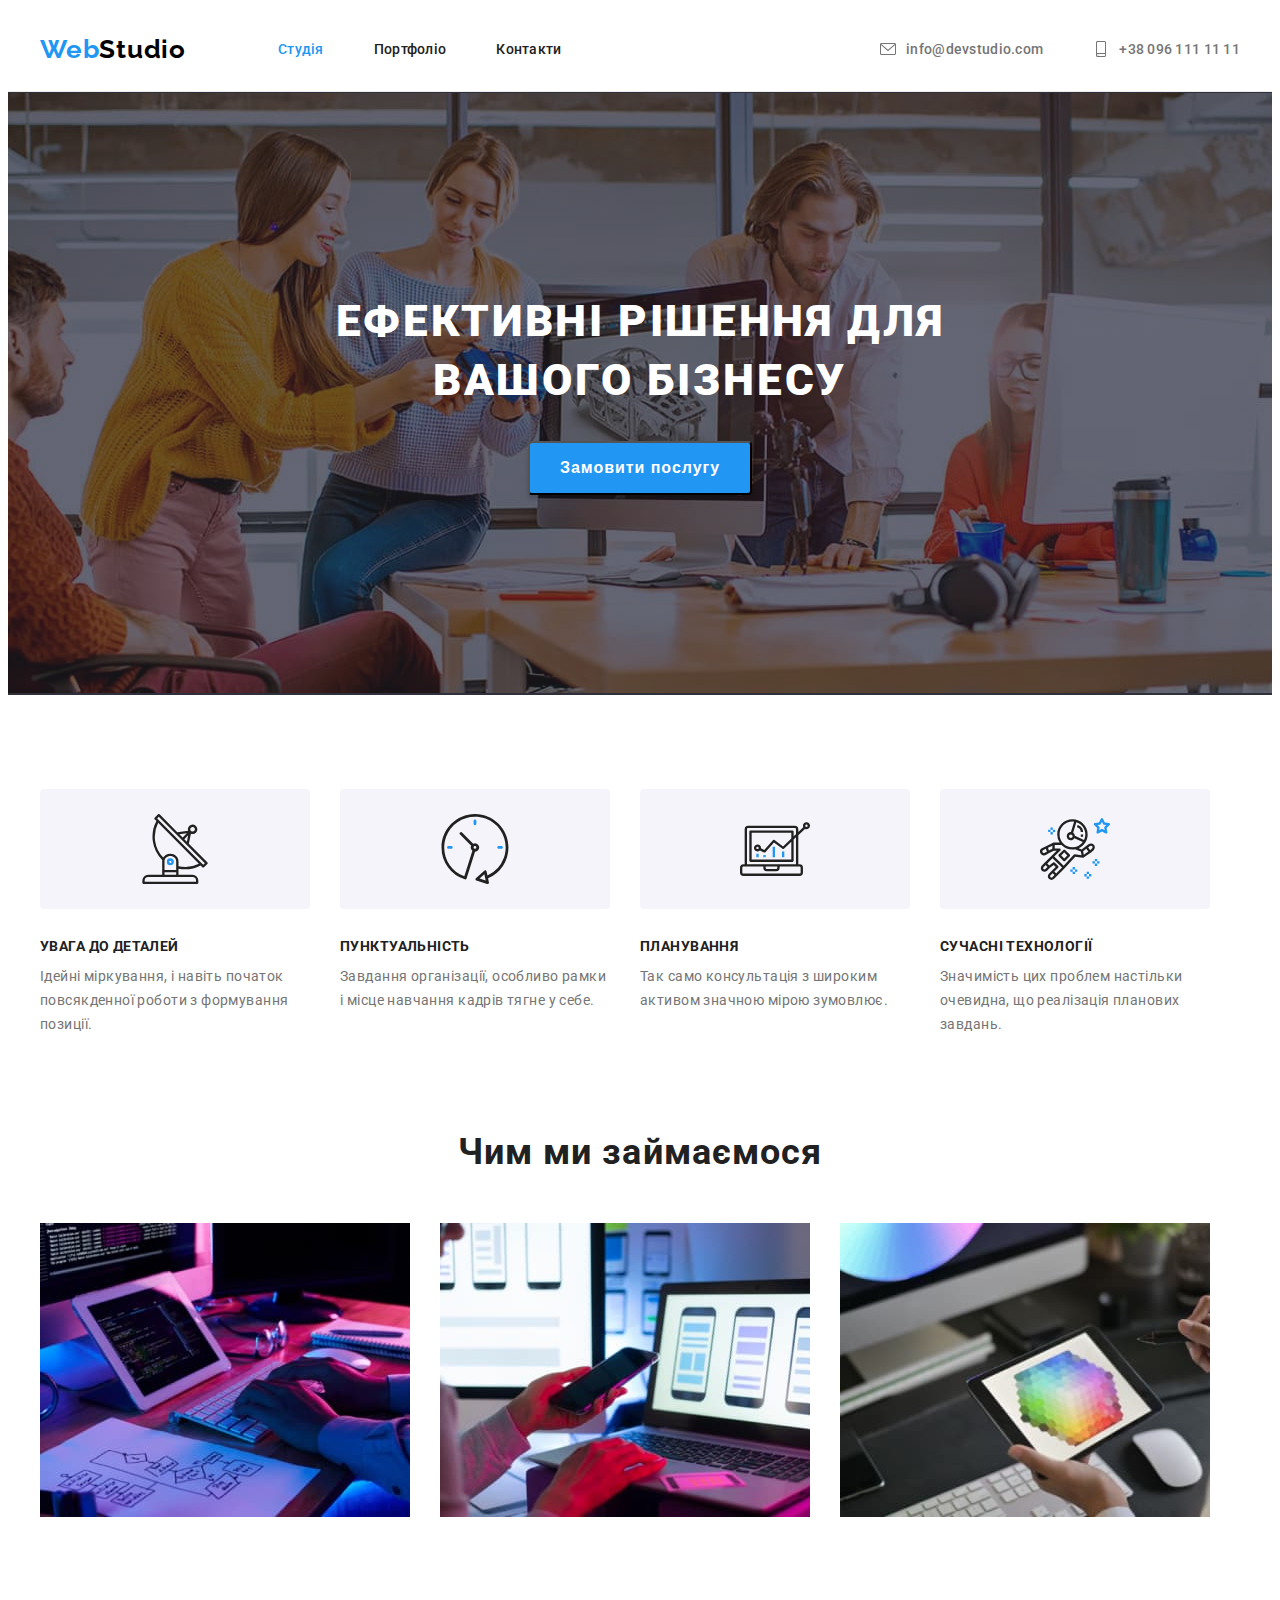
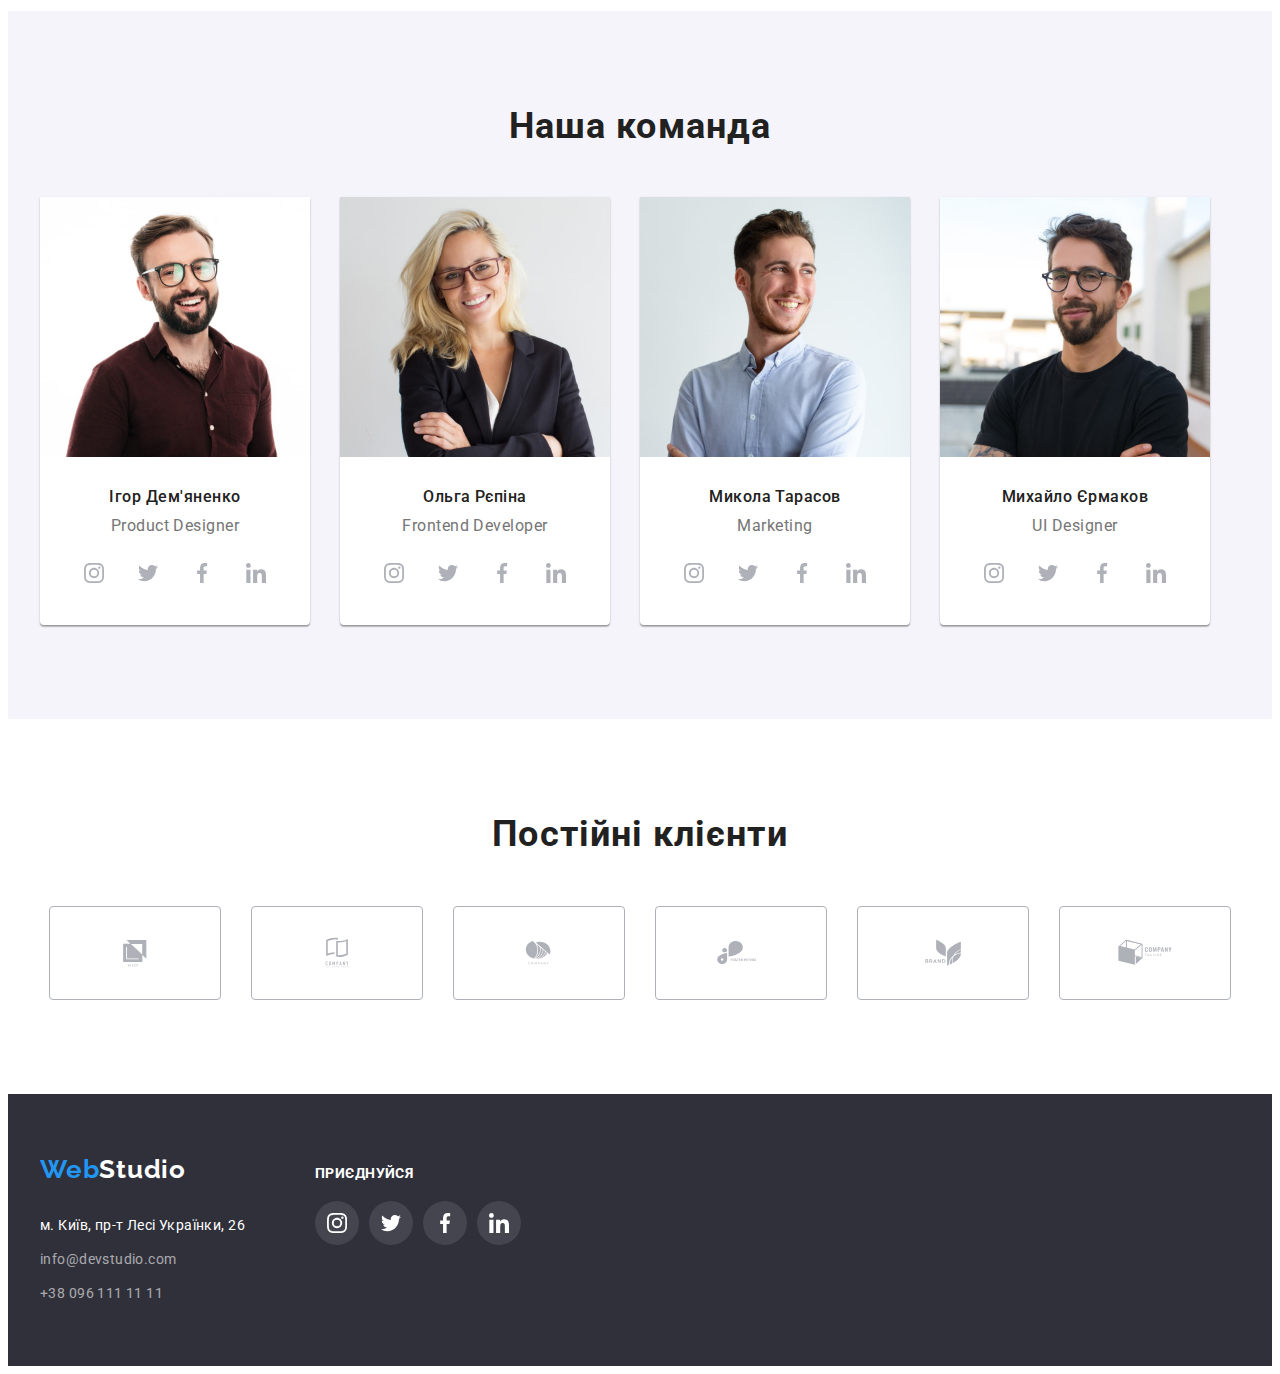
<file: index.html>
<!DOCTYPE html>
<html lang="uk">
  <head>
    <meta charset="UTF-8" />
    <meta http-equiv="X-UA-Compatible" content="IE=edge" />
    <meta name="viewport" content="width=device-width, initial-scale=1.0" />
    <title>WebStudio</title>
    <!-- Шрифти -->
    <link rel="preconnect" href="https://fonts.googleapis.com" />
    <link rel="preconnect" href="https://fonts.gstatic.com" crossorigin />
    <link
      href="https://fonts.googleapis.com/css2?family=Raleway:wght@700&family=Roboto:wght@400;500;700;900&display=swap"
      rel="stylesheet"
    />
    <!-- Нормалізація стилів -->
    <link
      rel="stylesheet"
      href="https://cdnjs.cloudflare.com/ajax/libs/modern-normalize/1.1.0/modern-normalize.min.css"
      integrity="sha512-wpPYUAdjBVSE4KJnH1VR1HeZfpl1ub8YT/NKx4PuQ5NmX2tKuGu6U/JRp5y+Y8XG2tV+wKQpNHVUX03MfMFn9Q=="
      crossorigin="anonymous"
      referrerpolicy="no-referrer"
    />
    <!-- Таблиця стилів -->
    <link rel="stylesheet" href="./css/styles.css" />
  </head>
  <body>
    <!-- HEADER -->
    <header class="header">
      <div class="container flex-container">
        <a class="site-logo link header-logo" href="./index.html"
          ><span class="logo-first-part">Web</span
          ><span class="logo-second-part">Studio</span></a
        >
        <nav class="menu">
          <ul class="menu-list list flex-container">
            <li class="menu-list-item">
              <a class="menu-list-link link curent" href="./index.html"
                >Студія</a
              >
            </li>
            <li class="menu-list-item">
              <a class="menu-list-link link" href="./portfolio.html"
                >Портфоліо</a
              >
            </li>
            <li class="menu-list-item">
              <a class="menu-list-link link" href="">Контакти</a>
            </li>
          </ul>
        </nav>
        <ul class="contacts-header list flex-container">
          <li class="contacts-header-item">
            <a
              class="contacts-header-link link"
              href="mailto:info@devstudio.com"
            >
              <svg class="header-icon">
                <use href="./images/sprite.svg#envelope"></use>
              </svg>
              info@devstudio.com</a
            >
          </li>
          <li class="contacts-header-item">
            <a class="contacts-header-link link" href="tel:+380961111111">
              <svg class="header-icon">
                <use href="./images/sprite.svg#smartphone"></use>
              </svg>
              +38 096 111 11 11</a
            >
          </li>
        </ul>
      </div>
    </header>
    <main>
      <!-- HERO -->
      <section class="hero">
        <div class="container">
          <h1 class="main-title">Ефективні рішення для вашого бізнесу</h1>
          <button class="btn hero-btn" type="button">Замовити послугу</button>
        </div>
      </section>
      <!-- FEATURES -->
      <section class="features section">
        <div class="container">
          <h2 class="visually-hidden">Особливості</h2>
          <ul class="features-list list flex-container">
            <li class="features-list-item">
              <div class="thumb-features-icon">
                <svg class="features-icon" width="70" height="70">
                  <use href="./images/sprite.svg#antenna"></use>
                </svg>
              </div>
              <h3 class="title">УВАГА ДО ДЕТАЛЕЙ</h3>
              <p class="feature-description">
                Ідейні міркування, і навіть початок повсякденної роботи з
                формування позиції.
              </p>
            </li>
            <li class="features-list-item">
              <div class="thumb-features-icon">
                <svg class="features-icon" width="70" height="70">
                  <use href="./images/sprite.svg#clock"></use>
                </svg>
              </div>
              <h3 class="title">ПУНКТУАЛЬНІСТЬ</h3>
              <p class="feature-description">
                Завдання організації, особливо рамки і місце навчання кадрів
                тягне у себе.
              </p>
            </li>
            <li class="features-list-item">
              <div class="thumb-features-icon">
                <svg class="features-icon" width="70" height="70">
                  <use href="./images/sprite.svg#diagram"></use>
                </svg>
              </div>
              <h3 class="title">ПЛАНУВАННЯ</h3>
              <p class="feature-description">
                Так само консультація з широким активом значною мірою зумовлює.
              </p>
            </li>
            <li class="features-list-item">
              <div class="thumb-features-icon">
                <svg class="features-icon" width="70" height="70">
                  <use href="./images/sprite.svg#astronaut"></use>
                </svg>
              </div>
              <h3 class="title">СУЧАСНІ ТЕХНОЛОГІЇ</h3>
              <p class="feature-description">
                Значимість цих проблем настільки очевидна, що реалізація
                планових завдань.
              </p>
            </li>
          </ul>
        </div>
      </section>
      <!-- ACTIVITY -->
      <section class="activity section">
        <div class="container">
          <h2 class="section-title">Чим ми займаємося</h2>
          <ul class="activity-list list flex-container">
            <li class="activity-list-item">
              <img
                src="./images/galery-img-1.jpg"
                alt="Розробка веб сайту"
                width="370"
                height="294"
              />
            </li>
            <li class="activity-list-item">
              <img
                src="./images/galery-img-2.jpg"
                alt="Розробка мобільного застосунку"
                width="370"
                height="294"
              />
            </li>
            <li class="activity-list-item">
              <img
                src="./images/galery-img-3.jpg"
                alt="Розробка графічного дизайну"
                width="370"
                height="294"
              />
            </li>
          </ul>
        </div>
      </section>
      <!-- OUR TEAM -->
      <section class="team section">
        <div class="container">
          <h2 class="section-title">Наша команда</h2>
          <ul class="team-list list flex-container">
            <li class="team-list-item">
              <img
                class="team-img"
                src="./images/team-img-1.jpg"
                alt="Фото Ігор Дем'яненко"
                width="270"
                height="260"
              />
              <div class="team-card">
                <h3 class="team-name">Ігор Дем'яненко</h3>
                <p class="team-role" lang="en">Product Designer</p>
                <ul class="social-list list">
                  <li class="socisal-list-item">
                    <a href="" class="social-list-link">
                      <svg class="social-list-icon" width="20" height="20">
                        <use href="./images/sprite.svg#instagram"></use>
                      </svg>
                    </a>
                  </li>

                  <li class="socisal-list-item">
                    <a href="" class="social-list-link">
                      <svg class="social-list-icon" width="20" height="20">
                        <use href="./images/sprite.svg#twitter"></use>
                      </svg>
                    </a>
                  </li>

                  <li class="socisal-list-item">
                    <a href="" class="social-list-link">
                      <svg class="social-list-icon" width="20" height="20">
                        <use href="./images/sprite.svg#facebook"></use>
                      </svg>
                    </a>
                  </li>

                  <li class="socisal-list-item">
                    <a href="" class="social-list-link">
                      <svg class="social-list-icon" width="20" height="20">
                        <use href="./images/sprite.svg#linkedin"></use>
                      </svg>
                    </a>
                  </li>
                </ul>
              </div>
            </li>

            <li class="team-list-item">
              <img
                class="team-img"
                src="./images/team-img-2.jpg"
                alt="Фото Ольга Рєпіна"
                width="270"
                height="260"
              />
              <div class="team-card">
                <h3 class="team-name">Ольга Рєпіна</h3>
                <p class="team-role" lang="en">Frontend Developer</p>
                <ul class="social-list list">
                  <li class="socisal-list-item">
                    <a href="" class="social-list-link">
                      <svg class="social-list-icon" width="20" height="20">
                        <use href="./images/sprite.svg#instagram"></use>
                      </svg>
                    </a>
                  </li>

                  <li class="socisal-list-item">
                    <a href="" class="social-list-link">
                      <svg class="social-list-icon" width="20" height="20">
                        <use href="./images/sprite.svg#twitter"></use>
                      </svg>
                    </a>
                  </li>

                  <li class="socisal-list-item">
                    <a href="" class="social-list-link">
                      <svg class="social-list-icon" width="20" height="20">
                        <use href="./images/sprite.svg#facebook"></use>
                      </svg>
                    </a>
                  </li>

                  <li class="socisal-list-item">
                    <a href="" class="social-list-link">
                      <svg class="social-list-icon" width="20" height="20">
                        <use href="./images/sprite.svg#linkedin"></use>
                      </svg>
                    </a>
                  </li>
                </ul>
              </div>
            </li>

            <li class="team-list-item">
              <img
                class="team-img"
                src="./images/team-img-3.jpg"
                alt="Фото Микола Тарасов"
                width="270"
                height="260"
              />
              <div class="team-card">
                <h3 class="team-name">Микола Тарасов</h3>
                <p class="team-role" lang="en">Marketing</p>
                <ul class="social-list list">
                  <li class="socisal-list-item">
                    <a href="" class="social-list-link">
                      <svg class="social-list-icon" width="20" height="20">
                        <use href="./images/sprite.svg#instagram"></use>
                      </svg>
                    </a>
                  </li>

                  <li class="socisal-list-item">
                    <a href="" class="social-list-link">
                      <svg class="social-list-icon" width="20" height="20">
                        <use href="./images/sprite.svg#twitter"></use>
                      </svg>
                    </a>
                  </li>

                  <li class="socisal-list-item">
                    <a href="" class="social-list-link">
                      <svg class="social-list-icon" width="20" height="20">
                        <use href="./images/sprite.svg#facebook"></use>
                      </svg>
                    </a>
                  </li>

                  <li class="socisal-list-item">
                    <a href="" class="social-list-link">
                      <svg class="social-list-icon" width="20" height="20">
                        <use href="./images/sprite.svg#linkedin"></use>
                      </svg>
                    </a>
                  </li>
                </ul>
              </div>
            </li>

            <li class="team-list-item">
              <img
                class="team-img"
                src="./images/team-img-4.jpg"
                alt="Фото Михайло Єрмаков"
                width="270"
                height="260"
              />
              <div class="team-card">
                <h3 class="team-name">Михайло Єрмаков</h3>
                <p class="team-role" lang="en">UI Designer</p>
                <ul class="social-list list">
                  <li class="socisal-list-item">
                    <a href="" class="social-list-link">
                      <svg class="social-list-icon" width="20" height="20">
                        <use href="./images/sprite.svg#instagram"></use>
                      </svg>
                    </a>
                  </li>

                  <li class="socisal-list-item">
                    <a href="" class="social-list-link">
                      <svg class="social-list-icon" width="20" height="20">
                        <use href="./images/sprite.svg#twitter"></use>
                      </svg>
                    </a>
                  </li>

                  <li class="socisal-list-item">
                    <a href="" class="social-list-link">
                      <svg class="social-list-icon" width="20" height="20">
                        <use href="./images/sprite.svg#facebook"></use>
                      </svg>
                    </a>
                  </li>

                  <li class="socisal-list-item">
                    <a href="" class="social-list-link">
                      <svg class="social-list-icon" width="20" height="20">
                        <use href="./images/sprite.svg#linkedin"></use>
                      </svg>
                    </a>
                  </li>
                </ul>
              </div>
            </li>
          </ul>
        </div>
      </section>
      <!-- CLIENTS -->
      <section class="clients section">
        <div class="container">
          <h2 class="section-title">Постійні клієнти</h2>
          <ul class="company-list list">
            <li class="company-list-item">
              <a href="" class="company-list-link">
                <svg class="company-list-icon" width="106" height="60">
                  <use href="./images/sprite.svg#company-1"></use>
                </svg>
              </a>
            </li>

            <li class="company-list-item">
              <a href="" class="company-list-link">
                <svg class="company-list-icon" width="106" height="60">
                  <use href="./images/sprite.svg#company-2"></use>
                </svg>
              </a>
            </li>

            <li class="company-list-item">
              <a href="" class="company-list-link">
                <svg class="company-list-icon" width="106" height="60">
                  <use href="./images/sprite.svg#company-3"></use>
                </svg>
              </a>
            </li>

            <li class="company-list-item">
              <a href="" class="company-list-link">
                <svg class="company-list-icon" width="106" height="60">
                  <use href="./images/sprite.svg#company-4"></use>
                </svg>
              </a>
            </li>

            <li class="company-list-item">
              <a href="" class="company-list-link">
                <svg class="company-list-icon" width="106" height="60">
                  <use href="./images/sprite.svg#company-5"></use>
                </svg>
              </a>
            </li>

            <li class="company-list-item">
              <a href="" class="company-list-link">
                <svg class="company-list-icon" width="106" height="60">
                  <use href="./images/sprite.svg#company-6"></use>
                </svg>
              </a>
            </li>
          </ul>
        </div>
      </section>
    </main>
    <!-- FOOTER -->
    <footer class="footer">
      <div class="container flex-container">
        <div class="adress-wrapper">
          <a class="site-logo link footer-logo" href="./index.html"
            ><span class="logo-first-part">Web</span
            ><span class="logo-second-part-footer">Studio</span></a
          >
          <address>
            <ul class="contacts list">
              <li class="contacts-item">
                <a
                  class="contacts-link-address link"
                  href="https://goo.gl/maps/DAQ7JKtoU9oAhgZg8"
                  target="_blank"
                  >м. Київ, пр-т Лесі Українки, 26
                </a>
              </li>
              <li class="contacts-item">
                <a
                  class="contacts-link-phone link"
                  href="mailto:info@devstudio.com"
                  >info@devstudio.com</a
                >
              </li>
              <li class="contacts-item">
                <a class="contacts-link-email link" href="tel:+380961111111"
                  >+38 096 111 11 11</a
                >
              </li>
            </ul>
          </address>
        </div>
        <div class="join-now">
          <h3 class="join-now-title title">Приєднуйся</h3>
          <ul class="social-list list">
            <li class="socisal-list-item">
              <a href="" class="social-list-link">
                <svg class="social-list-icon" width="20" height="20">
                  <use href="./images/sprite.svg#instagram"></use>
                </svg>
              </a>
            </li>

            <li class="socisal-list-item">
              <a href="" class="social-list-link">
                <svg class="social-list-icon" width="20" height="20">
                  <use href="./images/sprite.svg#twitter"></use>
                </svg>
              </a>
            </li>

            <li class="socisal-list-item">
              <a href="" class="social-list-link">
                <svg class="social-list-icon" width="20" height="20">
                  <use href="./images/sprite.svg#facebook"></use>
                </svg>
              </a>
            </li>

            <li class="socisal-list-item">
              <a href="" class="social-list-link">
                <svg class="social-list-icon" width="20" height="20">
                  <use href="./images/sprite.svg#linkedin"></use>
                </svg>
              </a>
            </li>
          </ul>
        </div>
      </div>
    </footer>
  </body>
</html>
</file>
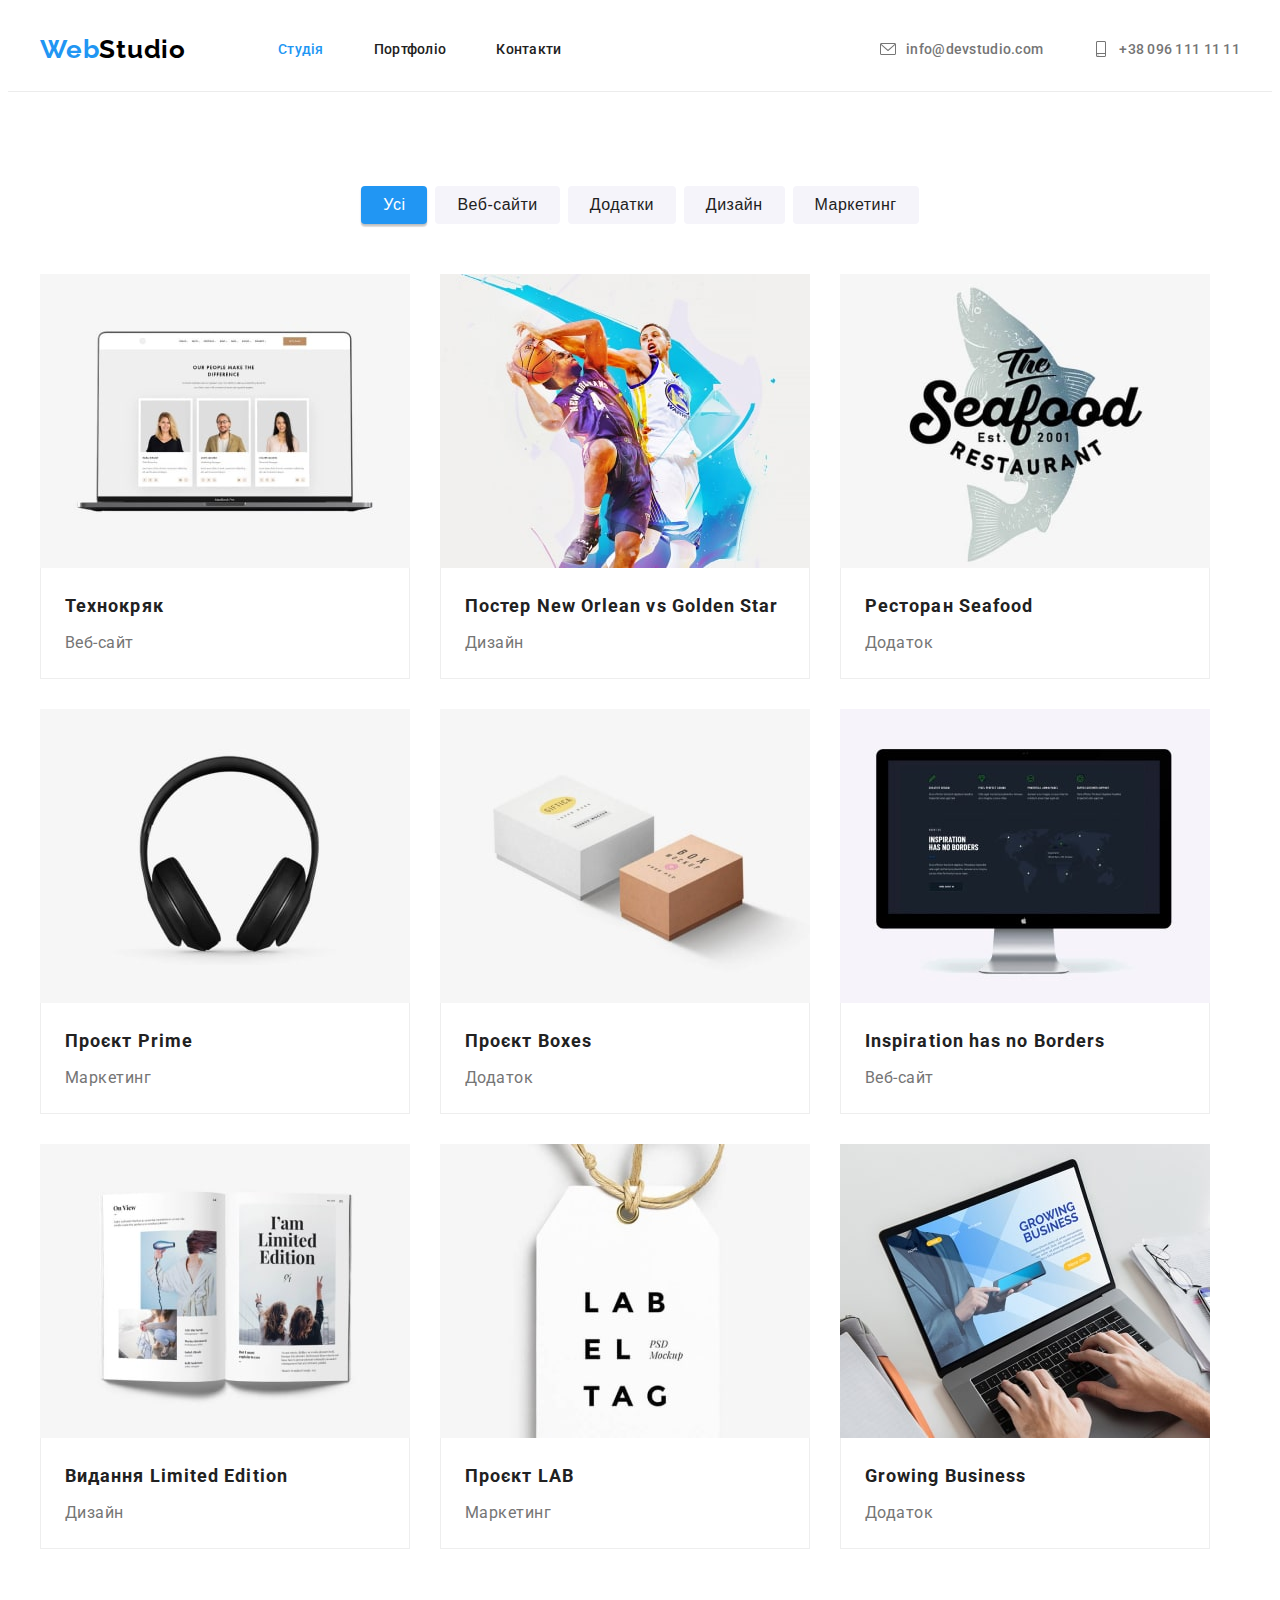
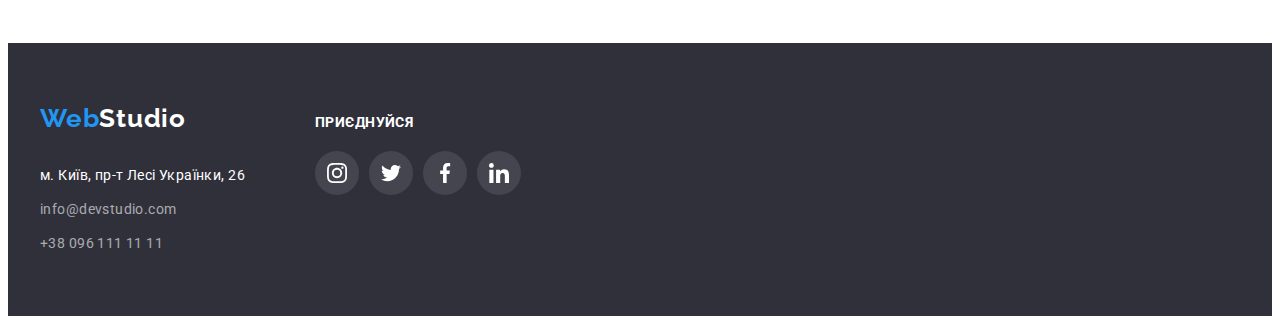
<file: portfolio.html>
<!DOCTYPE html>
<html lang="uk">
  <head>
    <meta charset="UTF-8" />
    <meta http-equiv="X-UA-Compatible" content="IE=edge" />
    <meta name="viewport" content="width=device-width, initial-scale=1.0" />
    <title>Портфоліо</title>
    <!-- Шрифти -->
    <link rel="preconnect" href="https://fonts.googleapis.com" />
    <link rel="preconnect" href="https://fonts.gstatic.com" crossorigin />
    <link
      href="https://fonts.googleapis.com/css2?family=Raleway:wght@700&family=Roboto:wght@400;500;700;900&display=swap"
      rel="stylesheet"
    />
    <!-- Нормалізація стилів -->
    <link
      rel="stylesheet"
      href="https://cdnjs.cloudflare.com/ajax/libs/modern-normalize/1.1.0/modern-normalize.min.css"
      integrity="sha512-wpPYUAdjBVSE4KJnH1VR1HeZfpl1ub8YT/NKx4PuQ5NmX2tKuGu6U/JRp5y+Y8XG2tV+wKQpNHVUX03MfMFn9Q=="
      crossorigin="anonymous"
      referrerpolicy="no-referrer"
    />
    <!-- Таблиця стилів -->

    <link rel="stylesheet" href="./css/styles.css" />
  </head>
  <body>
    <!-- HEADER -->
    <header class="header">
      <div class="container flex-container">
        <a class="site-logo link header-logo" href="./index.html"
          ><span class="logo-first-part">Web</span
          ><span class="logo-second-part">Studio</span></a
        >
        <nav class="menu">
          <ul class="menu-list list flex-container">
            <li class="menu-list-item">
              <a class="menu-list-link link curent" href="./index.html"
                >Студія</a
              >
            </li>
            <li class="menu-list-item">
              <a class="menu-list-link link" href="./portfolio.html"
                >Портфоліо</a
              >
            </li>
            <li class="menu-list-item">
              <a class="menu-list-link link" href="">Контакти</a>
            </li>
          </ul>
        </nav>
        <ul class="contacts-header list flex-container">
          <li class="contacts-header-item">
            <a
              class="contacts-header-link link"
              href="mailto:info@devstudio.com"
            >
              <svg class="header-icon">
                <use href="./images/sprite.svg#envelope"></use>
              </svg>
              info@devstudio.com</a
            >
          </li>
          <li class="contacts-header-item">
            <a class="contacts-header-link link" href="tel:+380961111111">
              <svg class="header-icon">
                <use href="./images/sprite.svg#smartphone"></use>
              </svg>
              +38 096 111 11 11</a
            >
          </li>
        </ul>
      </div>
    </header>
    <main>
      <!-- OUR PROJECTS -->
      <section class="projects section">
        <div class="container">
          <h1 class="visually-hidden">Наші проекти</h1>
          <!-- BUTTONS FILTER -->
          <ul class="projects-btn-list list flex-container">
            <li class="projects-btn-list-item">
              <button class="projects-btn-filter active" type="button">
                Усі
              </button>
            </li>
            <li class="projects-btn-list-item">
              <button class="projects-btn-filter" type="button">
                Веб-сайти
              </button>
            </li>
            <li class="projects-btn-list-item">
              <button class="projects-btn-filter" type="button">Додатки</button>
            </li>
            <li class="projects-btn-list-item">
              <button class="projects-btn-filter" type="button">Дизайн</button>
            </li>
            <li class="projects-btn-list-item">
              <button class="projects-btn-filter" type="button">
                Маркетинг
              </button>
            </li>
          </ul>
          <!-- CARDS -->
          <ul class="projects-list list projects-flex-container">
            <li class="projects-list-item">
              <a class="projects-list-link link" href="">
                <img
                  src="./images/projects-img-1.jpg"
                  alt="Зображення проєкту"
                  width="370"
                  height="294"
                />
                <div class="projects-card">
                  <h2 class="projects-title">Технокряк</h2>
                  <p class="projects-type">Веб-сайт</p>
                </div>
              </a>
            </li>
            <li class="projects-list-item">
              <a class="projects-list-link link" href="">
                <img
                  src="./images/projects-img-2.jpg"
                  alt="Зображення проєкту"
                  width="370"
                  height="294"
                />
                <div class="projects-card">
                  <h2 class="projects-title">
                    Постер New Orlean vs Golden Star
                  </h2>
                  <p class="projects-type">Дизайн</p>
                </div>
              </a>
            </li>
            <li class="projects-list-item">
              <a class="projects-list-link link" href="">
                <img
                  src="./images/projects-img-3.jpg"
                  alt="Зображення проєкту"
                  width="370"
                  height="294"
                />
                <div class="projects-card">
                  <h2 class="projects-title">Ресторан Seafood</h2>
                  <p class="projects-type">Додаток</p>
                </div>
              </a>
            </li>
            <li class="projects-list-item">
              <a class="projects-list-link link" href="">
                <img
                  src="./images/projects-img-4.jpg"
                  alt="Зображення проєкту"
                  width="370"
                  height="294"
                />
                <div class="projects-card">
                  <h2 class="projects-title">Проєкт Prime</h2>
                  <p class="projects-type">Маркетинг</p>
                </div>
              </a>
            </li>
            <li class="projects-list-item">
              <a class="projects-list-link link" href="">
                <img
                  src="./images/projects-img-5.jpg"
                  alt="Зображення проєкту"
                  width="370"
                  height="294"
                />
                <div class="projects-card">
                  <h2 class="projects-title">Проєкт Boxes</h2>
                  <p class="projects-type">Додаток</p>
                </div>
              </a>
            </li>
            <li class="projects-list-item">
              <a class="projects-list-link link" href="">
                <img
                  src="./images/projects-img-6.jpg"
                  alt="Зображення проєкту"
                  width="370"
                  height="294"
                />
                <div class="projects-card">
                  <h2 class="projects-title">Inspiration has no Borders</h2>
                  <p class="projects-type">Веб-сайт</p>
                </div>
              </a>
            </li>
            <li class="projects-list-item">
              <a class="projects-list-link link" href="">
                <img
                  src="./images/projects-img-7.jpg"
                  alt="Зображення проєкту"
                  width="370"
                  height="294"
                />
                <div class="projects-card">
                  <h2 class="projects-title">Видання Limited Edition</h2>
                  <p class="projects-type">Дизайн</p>
                </div>
              </a>
            </li>
            <li class="projects-list-item">
              <a class="projects-list-link link" href="">
                <img
                  src="./images/projects-img-8.jpg"
                  alt="Зображення проєкту"
                  width="370"
                  height="294"
                />
                <div class="projects-card">
                  <h2 class="projects-title">Проєкт LAB</h2>
                  <p class="projects-type">Маркетинг</p>
                </div>
              </a>
            </li>
            <li class="projects-list-item">
              <a class="projects-list-link link" href="">
                <img
                  src="./images/projects-img-9.jpg"
                  alt="Зображення проєкту"
                  width="370"
                  height="294"
                />
                <div class="projects-card">
                  <h2 class="projects-title">Growing Business</h2>
                  <p class="projects-type">Додаток</p>
                </div>
              </a>
            </li>
          </ul>
        </div>
      </section>
    </main>
    <!-- FOOTER -->
    <footer class="footer">
      <div class="container flex-container">
        <div class="adress-wrapper">
          <a class="site-logo link footer-logo" href="./index.html"
          ><span class="logo-first-part">Web</span
          ><span class="logo-second-part-footer">Studio</span></a
        >
        <address>
          <ul class="contacts list">
            <li class="contacts-item">
              <a
                class="contacts-link-address link"
                href="https://goo.gl/maps/DAQ7JKtoU9oAhgZg8"
                target="_blank"
                >м. Київ, пр-т Лесі Українки, 26
              </a>
            </li>
            <li class="contacts-item">
              <a
                class="contacts-link-phone link"
                href="mailto:info@devstudio.com"
                >info@devstudio.com</a
              >
            </li>
            <li class="contacts-item">
              <a class="contacts-link-email link" href="tel:+380961111111"
                >+38 096 111 11 11</a
              >
            </li>
          </ul>
        </address>
        </div>
        <div class="join-now">
          <h3 class="join-now-title title">Приєднуйся</h3>
          <ul class="social-list list">
            <li class="socisal-list-item">
              <a href="" class="social-list-link">
                <svg class="social-list-icon" width="20" height="20">
                  <use href="./images/sprite.svg#instagram"></use>
                </svg>
              </a>
            </li>

            <li class="socisal-list-item">
              <a href="" class="social-list-link">
                <svg class="social-list-icon" width="20" height="20">
                  <use href="./images/sprite.svg#twitter"></use>
                </svg>
              </a>
            </li>

            <li class="socisal-list-item">
              <a href="" class="social-list-link">
                <svg class="social-list-icon" width="20" height="20">
                  <use href="./images/sprite.svg#facebook"></use>
                </svg>
              </a>
            </li>

            <li class="socisal-list-item">
              <a href="" class="social-list-link">
                <svg class="social-list-icon" width="20" height="20">
                  <use href="./images/sprite.svg#linkedin"></use>
                </svg>
              </a>
            </li>
          </ul>
        </div>
      </div>
    </footer>
  </body>
</html>
</file>
<file: css/styles.css>
:root {
  --primary-font-family: "Roboto", sans-serif;
  --secondary-font-family: "Raleway", sans-serif;
  --primary-text-color: #212121;
  --secondary-text-color: #757575;
  --accent-color: #2196f3;
  --accent-color-hover: #188ce8;
  --text-color-darck: #000000;
  --text-color-light: #ffffff;
  --section-background-color: #f5f4fa;
  --footer-background-color: #2f303a;
}

body {
  font-family: var(--primary-font-family);
  color: var(--primary-text-color);
}

h1,
h2,
h3,
h4,
h5,
h6,
p {
  margin-top: 0;
  margin-bottom: 0;
}

ul,
ol {
  margin-top: 0;
  margin-bottom: 0;
  padding-left: 0;
}

img {
  display: block;
}

.list {
  list-style: none;
}

.link {
  text-decoration: none;
}

.container {
  width: 1200px;
  padding-left: 15px;
  padding-right: 15px;
  margin-left: auto;
  margin-right: auto;
}

/* ================= COMPONENTS ================= */

.flex-container {
  display: flex;
  align-items: baseline;
}

.section {
  padding-top: 94px;
  padding-bottom: 94px;
}

.section-title {
  margin-bottom: 50px;

  font-weight: 700;
  font-size: 36px;
  line-height: 1.17;
  letter-spacing: 0.03em;
  text-align: center;
}

.site-logo {
  font-family: var(--secondary-font-family);
  font-weight: 700;
  font-size: 26px;
  line-height: 1.19;
  letter-spacing: 0.03em;
}

.logo-first-part {
  color: var(--accent-color);
}

.visually-hidden {
  position: absolute;
  width: 1px;
  height: 1px;
  margin: -1px;
  border: 0;
  padding: 0;

  white-space: nowrap;
  clip-path: inset(100%);
  clip: rect(0 0 0 0);
  overflow: hidden;
}

/* ================= /COMPONENTS ================= */

/* ================= HEADER ================= */

.header .flex-container {
  align-items: center;
}

.header {
  border-bottom: 1px solid #ececec;
}

.header-logo {
  margin-right: 92px;
}

.logo-second-part {
  color: var(--text-color-darck);
}

.menu-list-item {
}

.menu-list-item:not(:last-child) {
  margin-right: 50px;
}

.menu-list-link {
  display: block;
  padding-top: 32px;
  padding-bottom: 32px;

  font-weight: 500;
  font-size: 14px;
  line-height: 1.33;
  letter-spacing: 0.02em;

  color: var(--primary-text-color);
}

.menu-list-link:hover,
.menu-list-link:focus {
  color: var(--accent-color);
}

.menu-list-link.curent {
  color: var(--accent-color);
}

.contacts-header-link {
  display: flex;
  align-items: center;
}

.header-icon {
  width: 16px;
  height: 16px;
  fill: currentColor;
  margin-right: 10px;
}

.contacts-header {
  margin-left: auto;
}

.contacts-header-item:not(:last-child) {
  margin-right: 50px;
}

.contacts-header-link {
  font-weight: 500;
  font-size: 14px;
  line-height: 1.33;
  letter-spacing: 0.02em;

  color: var(--secondary-text-color);
}

.contacts-header-link:hover,
.contacts-header-link:focus {
  color: var(--accent-color);
}

/* ================= /HEADER ================= */

/* ================= HERO ================= */

.hero {
  display: flex;
  margin-left: auto;
  margin-right: auto;
  /* justify-content: center; */
  /* align-items: center; */
  max-width: 1600px;
  padding-top: 200px;
  padding-bottom: 200px;

  background-color: #2f303a;
  background-image: linear-gradient(
      rgba(47, 48, 58, 0.4),
      rgba(47, 48, 58, 0.4)
    ),
    url("../images/hero-bg-img.jpg");
  background-repeat: no-repeat;
  background-position: center;
}

.main-title {
  width: 690px;
  margin-left: auto;
  margin-right: auto;
  margin-bottom: 30px;

  font-weight: 900;
  font-size: 44px;
  line-height: 1.36;
  letter-spacing: 0.06em;
  text-transform: uppercase;
  text-align: center;

  color: var(--text-color-light);
}

.btn {
  font-weight: 700;
  font-size: 16px;
  line-height: 1.88;
  letter-spacing: 0.06em;
  cursor: pointer;

  color: var(--text-color-light);
  background-color: var(--accent-color);
}

.btn:hover,
.btn:focus {
  background-color: var(--accent-color-hover);
}

/* ================= /HERO ================= */

.hero-btn {
  display: block;
  margin-left: auto;
  margin-right: auto;
  padding-left: 30px;
  padding-right: 30px;
  padding-top: 10px;
  padding-bottom: 10px;

  box-shadow: 0px 4px 4px rgba(0, 0, 0, 0.15);
  border-radius: 4px;
}

/* ================= FEATURES ================= */

.features-list.flex-container {
  align-items: flex-start;
}

.thumb-features-icon {
  display: flex;
  justify-content: center;
  align-items: center;

  width: 270px;
  height: 120px;
  margin-bottom: 30px;

  background: var(--section-background-color);
  border-radius: 4px;
}

.title {
  margin-bottom: 10px;

  font-weight: 700;
  font-size: 14px;
  line-height: 1.14;
  letter-spacing: 0.03em;
  text-transform: uppercase;
}

.feature-description {
  font-size: 14px;
  line-height: 1.71;
  letter-spacing: 0.03em;

  color: var(--secondary-text-color);
}

.features-list-item {
  width: 270px;
}

.features-list-item:not(:last-child) {
  margin-right: 30px;
}

/* ================= /FEATURES ================= */

/* ================= ACTIVITY ================= */

.activity.section {
  padding-top: 0;
}

.activity-list-item:not(:last-child) {
  margin-right: 30px;
}

/* ================= /ACTIVITY ================= */

/* ================= OUR TEAM ================= */

.team {
  background: var(--section-background-color);
}

.team-list-item {
  text-align: center;

  background-color: #ffffff;
  box-shadow: 0px 1px 3px rgba(0, 0, 0, 0.12), 0px 1px 1px rgba(0, 0, 0, 0.14),
    0px 2px 1px rgba(0, 0, 0, 0.2);
  border-radius: 0px 0px 4px 4px;
}

.team-list-item:not(:last-child) {
  margin-right: 30px;
}

.team-card {
  padding-top: 30px;
  padding-bottom: 30px;
  padding-left: 32px;
  padding-right: 32px;
}

.team-name {
  margin-bottom: 10px;
  font-weight: 500;
  font-size: 16px;
  line-height: 1.19;
  letter-spacing: 0.03em;
}

.team-role {
  margin-bottom: 16px;
  font-size: 16px;
  line-height: 1.19;
  letter-spacing: 0.03em;

  color: var(--secondary-text-color);
}

.social-list {
  display: flex;
  justify-content: space-between;
}

.social-list-link {
  display: flex;
  justify-content: center;
  align-items: center;
  width: 44px;
  height: 44px;
  background-color: #ffffff;
  border-radius: 50%;
}

.social-list-icon {
  fill: #afb1b8;
}

.social-list-link:hover .social-list-icon,
.social-list-link:focus .social-list-icon {
  fill: #ffffff;
}

.social-list-link:hover,
.social-list-link:focus {
  background-color: var(--accent-color);
}

/* ================= /OUR TEAM ================= */

/* ================= CLIENTS ================= */

.company-list {
  display: flex;
  justify-content: center;
}

.company-list-link {
  display: flex;
  justify-content: center;
  align-items: center;
  width: 170px;
  height: 92px;

  border: 1px solid #AFB1B8;
  border-radius: 4px;
}



.company-list-item:not(:last-child) {
  margin-right: 30px;
}

.company-list-icon {
  fill: #AFB1B8;
}

.company-list-link:hover,
.company-list-link:focus {
  border: 1px solid var(--accent-color);
}

.company-list-link:hover > .company-list-icon,
.company-list-link:focus > .company-list-icon {
  fill: var(--accent-color);
}



/* ================= /CLIENTS ================= */

/* ================= FOOTER ================= */

.footer {
  padding-top: 60px;
  padding-bottom: 60px;

  background-color: var(--footer-background-color);
}

.footer-logo {
  display: block;
  margin-bottom: 30px;
}

.logo-second-part-footer {
  color: var(--text-color-light);
}

.adress-wrapper {
  margin-right: 70px;
}

.contacts-item:not(:last-child) {
  margin-bottom: 10px;
}

.contacts-link-address,
.contacts-link-phone,
.contacts-link-email {
  font-style: normal;
  font-size: 14px;
  line-height: 1.71;
  letter-spacing: 0.03em;
}

.contacts-link-address:hover,
.contacts-link-address:focus,
.contacts-link-phone:hover,
.contacts-link-phone:focus,
.contacts-link-email:hover,
.contacts-link-email:focus {
  color: var(--accent-color);
}

.contacts-link-address {
  color: var(--text-color-light);
}

.contacts-link-phone,
.contacts-link-email {
  color: rgba(255, 255, 255, 0.6);
}

.join-now-title {
  margin-bottom: 20px;
  color: var(--text-color-light);
}

.join-now .social-list {
  gap: 10px;
}

.join-now .social-list-link {
  background-color: rgba(255, 255, 255, 0.1);
}

.join-now .social-list-icon {
  fill: #ffffff;
}

.join-now .social-list-link:hover,
.join-now .social-list-link:focus {
  background-color: var(--accent-color);
}

/* ================= /FOOTER ================= */

/* ================================================== */
/* ================= PORTFOLIO PAGE ================= */

.projects-btn-list {
  margin-bottom: 50px;
  justify-content: center;
}

.projects-btn-list-item:not(:last-child) {
  margin-right: 8px;
}

.projects-btn-filter {
  padding-top: 6px;
  padding-bottom: 6px;
  padding-left: 22px;
  padding-right: 22px;

  font-weight: 500;
  font-size: 16px;
  line-height: 1.62;
  letter-spacing: 0.03em;
  cursor: pointer;

  color: var(--primary-text-color);
  background: var(--section-background-color);
  border: none;
  border-radius: 4px;
}

.active {
  color: var(--text-color-light);
  background: var(--accent-color);
  box-shadow: 0px 3px 1px rgba(0, 0, 0, 0.1),
    0px 1px 2px rgba(0, 0, 0, 0.08),
    0px 2px 2px rgba(0, 0, 0, 0.12);
}

.projects-btn-filter:hover,
.projects-btn-filter:focus {
  color: var(--text-color-light);
  background-color: var(--accent-color);
  box-shadow: 0px 3px 1px rgba(0, 0, 0, 0.1),
    0px 1px 2px rgba(0, 0, 0, 0.08),
    0px 2px 2px rgba(0, 0, 0, 0.12);
}

.projects-flex-container {
  display: flex;
  flex-wrap: wrap;
  margin: -15px;
}

.projects-list-item {
  display: flex;
  width: 370px;
  margin: 15px;
}

.projects-list-link:hover,
.projects-list-link:focus {
  box-shadow: 0px 1px 1px rgba(0, 0, 0, 0.12),
    0px 4px 4px rgba(0, 0, 0, 0.06),
    1px 4px 6px rgba(0, 0, 0, 0.16);
}

.projects-card {
  padding-top: 20px;
  padding-bottom: 20px;
  padding-left: 24px;
  padding-right: 24px;
  border-left: 1px solid #eeeeee;
  border-right: 1px solid #eeeeee;
  border-bottom: 1px solid #eeeeee;
}

.projects-title {
  margin-bottom: 4px;
  font-weight: 700;
  font-size: 18px;
  line-height: 2;
  letter-spacing: 0.06em;

  color: var(--primary-text-color);
}

.projects-type {
  font-size: 16px;
  line-height: 1.88;
  letter-spacing: 0.03em;

  color: var(--secondary-text-color);
}

/* ================= PORTFOLIO PAGE ================= */
</file>
